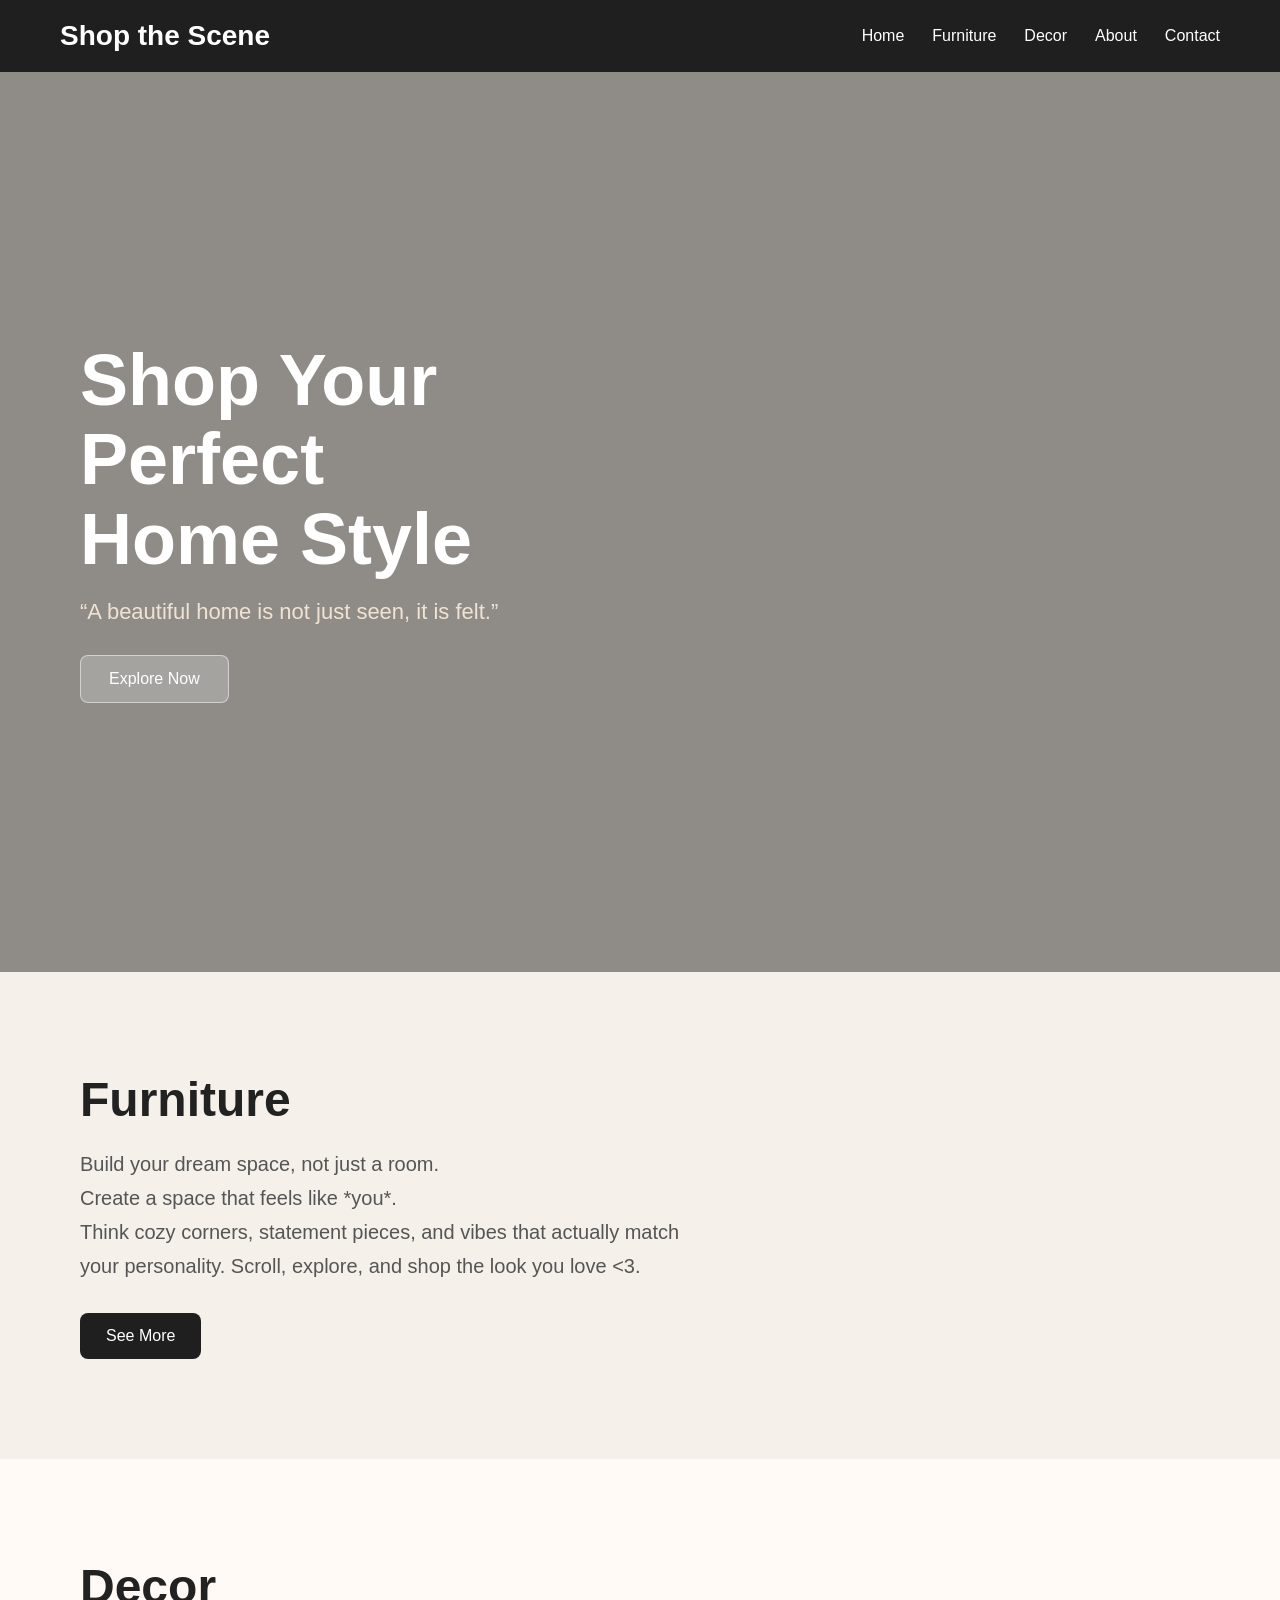
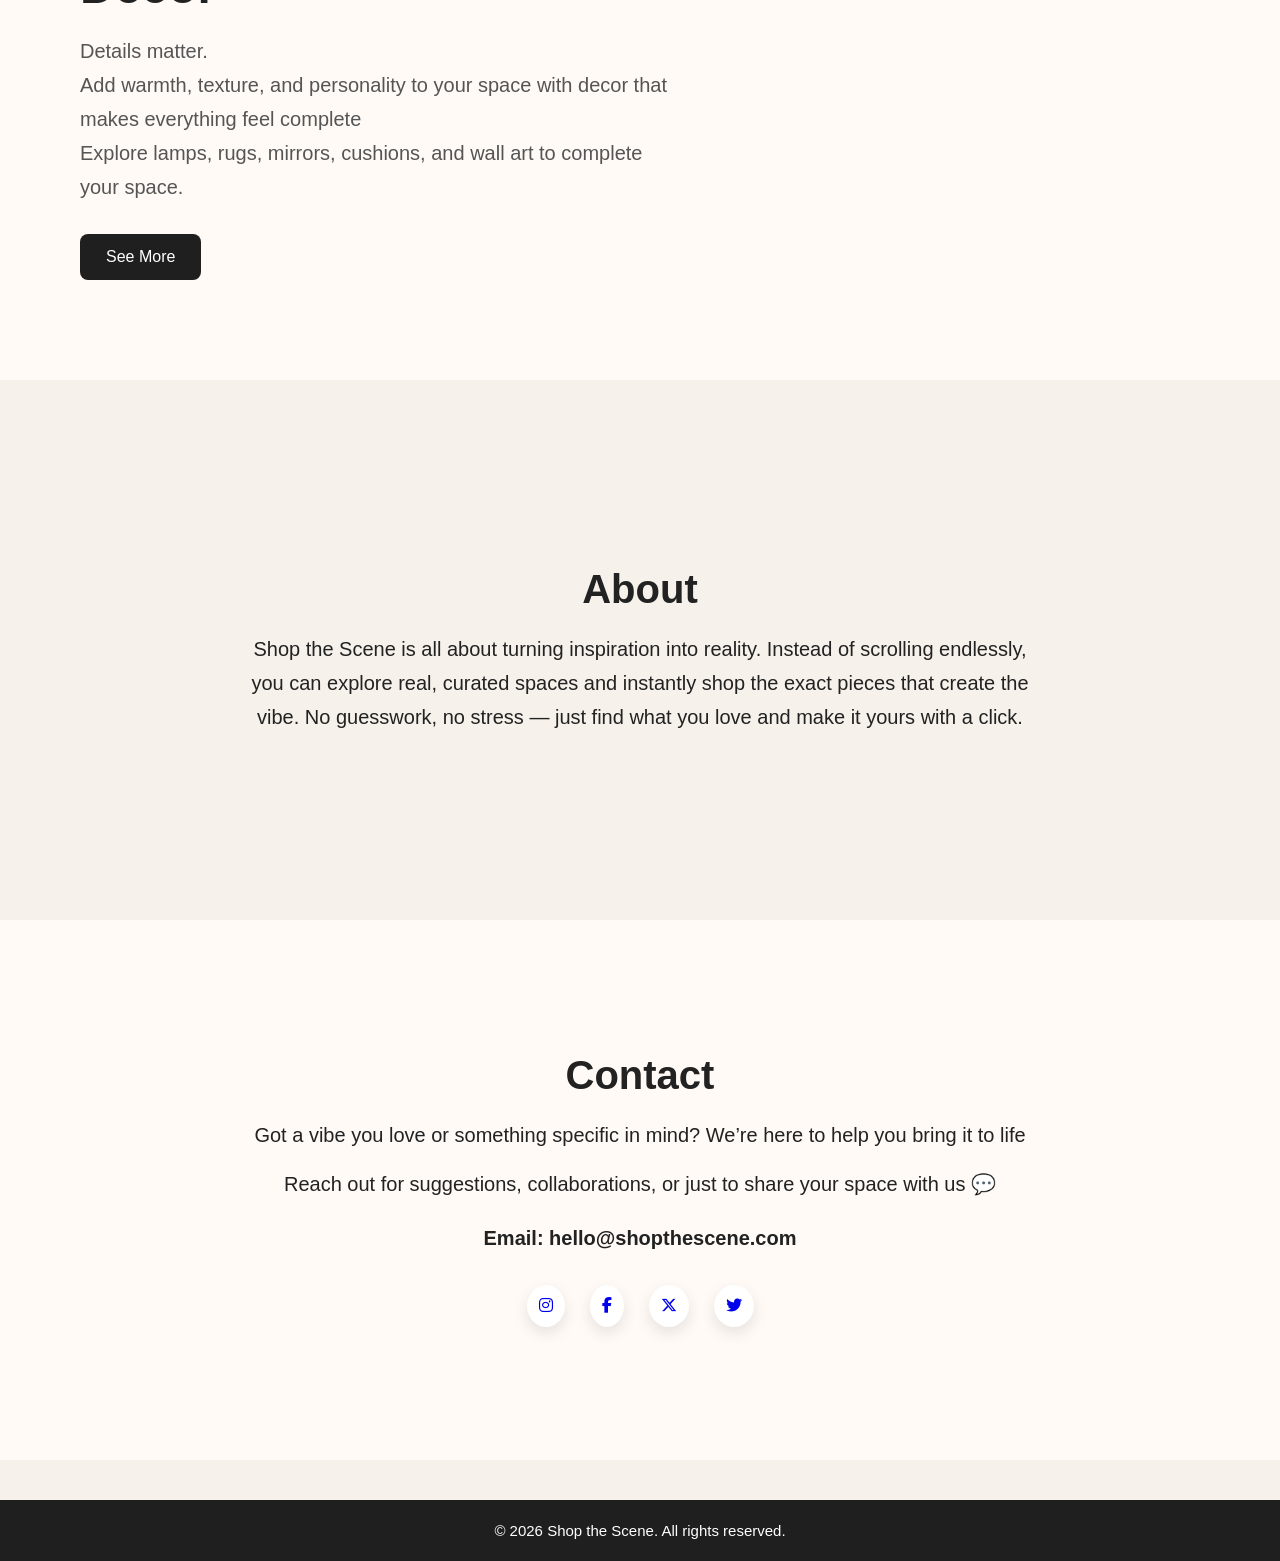
<file: index.html>
<!DOCTYPE html>
<html lang="en">
<head>
  <meta charset="UTF-8" />
  <meta name="viewport" content="width=device-width, initial-scale=1.0" />
  <title>Shop the Scene</title>
  <link rel="stylesheet" href="style.css" />
  <link rel="stylesheet" href="https://cdnjs.cloudflare.com/ajax/libs/font-awesome/6.5.0/css/all.min.css">
</head>
<body>

  <!-- Header -->
  <header>
    <div class="logo">Shop the Scene</div>

    <nav>
      <a href="#home">Home</a>
      <a href="furniture.html">Furniture</a>
      <a href="decors.html">Decor</a>
      <a href="#about">About</a>
      <a href="#contact">Contact</a>
    </nav>
  </header>

  <!-- Home Section -->
  <section id="home" class="hero">
    <div class="overlay"></div>
    <div class="hero-content">
      <h1>Shop Your Perfect <br> Home Style</h1>
      <p class="quote">
        “A beautiful home is not just seen, it is felt.”
      </p>
      <a href="#furniture" class="hero-btn">Explore Now</a>
    </div>
  </section>

  <!-- Furniture Section -->
  <section id="furniture" class="furniture-section">
  <div class="furniture-content">
    <h2>Furniture</h2>

    <p>
      Build your dream space, not just a room.<br> 
      Create a space that feels like *you*. <br> 
       Think cozy corners, statement pieces, and vibes that actually match your personality.  
       Scroll, explore, and shop the look you love <3.
    </p>

    <a href="furniture.html" class="see-more-btn">See More</a>
  </div>
</section>

  <!-- Decors Section -->
  <section id="decors" class="decor-section">
  <div class="furniture-content">
    <h2>Decor</h2>

    <p>
      Details matter.<br>
      Add warmth, texture, and personality to your space with decor that makes everything feel complete<br>
      Explore lamps, rugs, mirrors, cushions, and wall art to complete your space.
    </p>

    <a href="decors.html" class="see-more-btn">See More</a>
  </div>
</section>

  <!-- About Section -->
  <section id="about" class="section">
    <h2>About</h2>
    <p>
     Shop the Scene is all about turning inspiration into reality.  
     Instead of scrolling endlessly, you can explore real, curated spaces and instantly shop the exact pieces that create the vibe.  
     No guesswork, no stress — just find what you love and make it yours with a click.
    </p>
  </section>

  <!-- Contact Section -->
  <section id="contact" class="section light">
  <h2>Contact</h2>

  <p>
    Got a vibe you love or something specific in mind?  
    We’re here to help you bring it to life  
  </p>

  <p style="margin-top: 15px;">
    Reach out for suggestions, collaborations, or just to share your space with us 💬
  </p>

  <p style="margin-top: 20px; font-weight: bold;">
    Email: hello@shopthescene.com
  </p>

  <!-- SOCIAL ICONS -->
  <div class="social-icons">
    <a href="https://instagram.com" target="_blank"><i class="fab fa-instagram"></i></a>
    <a href="https://facebook.com" target="_blank"><i class="fab fa-facebook-f"></i></a>
    <a href="https://twitter.com" target="_blank"><i class="fab fa-x-twitter"></i></a>
    <a href="https://twitter.com" target="_blank"><i class="fab fa-twitter"></i></a>
  </div>
</section>

  <!-- Footer -->
  <footer>
    <p>© 2026 Shop the Scene. All rights reserved.</p>
  </footer>

</body>
</html>
</file>
<file: style.css>
* {
  margin: 0;
  padding: 0;
  box-sizing: border-box;
}


html {
  scroll-behavior: smooth;
}
.social-icons {
  margin-top: 30px;
  display: flex;
  justify-content: center;
  gap: 25px;
}

.social-icons a {
  background: white;
  padding: 12px;
  border-radius: 50%;
  box-shadow: 0 6px 15px rgba(0, 0, 0, 0.1);
}


.social-icons a:hover {
  color: #d7b48c;
  transform: translateY(-3px);
}

body {
  font-family: Arial, sans-serif;
  background: #f6f1ea;
  color: #222;
}

/* HEADER */
header,
.main-header {
  width: 100%;
  padding: 20px 60px;
  display: flex;
  justify-content: space-between;
  align-items: center;
  background: #1f1f1f;
  z-index: 1000;
}

.logo {
  color: white;
  font-size: 28px;
  font-weight: bold;
}

nav,
.nav-links {
  display: flex;
  gap: 28px;
  flex-wrap: wrap;
}

nav a,
.nav-links a {
  color: white;
  text-decoration: none;
  font-size: 16px;
  transition: 0.3s;
}

nav a:hover,
.nav-links a:hover {
  color: #d7b48c;
}

/* HERO SECTION */
.hero {
  height: 100vh;
  background: url("https://i.pinimg.com/1200x/0a/89/d0/0a89d09be4c4818d2dae8f8d7e35e930.jpg") center/cover no-repeat;
  position: relative;
  display: flex;
  align-items: center;
  padding: 0 80px;
}

.overlay {
  position: absolute;
  inset: 0;
  background: rgba(0, 0, 0, 0.42);
}

.hero-content {
  position: relative;
  z-index: 2;
  color: white;
  max-width: 600px;
}

.small-text {
  font-size: 24px;
  margin-bottom: 12px;
}

.hero-content h1 {
  font-size: 72px;
  line-height: 1.1;
  margin-bottom: 20px;
}

.quote {
  font-size: 22px;
  margin-bottom: 30px;
  color: #f1e3d3;
}

.hero-btn {
  display: inline-block;
  padding: 14px 28px;
  background: rgba(255, 255, 255, 0.2);
  color: white;
  text-decoration: none;
  border-radius: 8px;
  border: 1px solid rgba(255, 255, 255, 0.5);
  transition: 0.3s;
}

.hero-btn:hover {
  background: #f3c98b;
  color: #222;
}

/* HOME SECTIONS */
.section {
  padding: 100px 60px;
  text-align: center;
  min-height: 60vh;
  display: flex;
  flex-direction: column;
  justify-content: center;
}

.section h2 {
  font-size: 40px;
  margin-bottom: 20px;
}

.section p {
  font-size: 20px;
  max-width: 800px;
  margin: 0 auto;
  line-height: 1.7;
}

.light {
  background: #fffaf5;
}

.furniture-section,
.decor-section {
  padding: 100px 80px;
  background: #f5f1ea;
}

.decor-section {
  background: #fffaf5;
}

.furniture-content {
  max-width: 600px;
}

.furniture-content h2 {
  font-size: 48px;
  margin-bottom: 20px;
  text-align: left;
}

.furniture-content p {
  font-size: 20px;
  color: #555;
  line-height: 1.7;
  margin-bottom: 30px;
  text-align: left;
}

.see-more-btn {
  display: inline-block;
  padding: 14px 26px;
  background: #1f1f1f;
  color: white;
  text-decoration: none;
  border-radius: 8px;
  font-size: 16px;
  transition: 0.3s;
}

.see-more-btn:hover {
  background: #5a4030;
}

/* PAGE INTRO */
.page-intro {
  padding: 60px 70px 20px;
}

.intro-text {
  max-width: 700px;
}

.intro-text h1 {
  font-size: 54px;
  margin-bottom: 18px;
}

.intro-text p {
  font-size: 22px;
  line-height: 1.7;
  color: #555;
}

/* GALLERY PAGE */
.gallery-section {
  padding: 20px 60px 80px;
}

.masonry-grid {
  column-count: 3;
  column-gap: 24px;
}

.masonry-item {
  display: inline-block;
  width: 100%;
  margin-bottom: 24px;
  text-decoration: none;
  background: transparent;
  box-shadow: none;
  border-radius: 20px;
  overflow: hidden;
  break-inside: avoid;
  -webkit-column-break-inside: avoid;
  page-break-inside: avoid;
  transition: transform 0.25s ease;
}

.masonry-item:hover {
  transform: translateY(-5px);
}

.masonry-item img {
  width: 100%;
  height: auto;
  display: block;
  border-radius: 20px;
  object-fit: contain;
}

/* HIDE NAMES UNDER/ON IMAGES */
.masonry-info,
.image-overlay,
.masonry-item h3 {
  display: none;
}

/* DETAIL PAGE */
.detail-page {
  padding: 20px 40px 40px;
}

.detail-layout {
  display: flex;
  align-items: flex-start;
  justify-content: space-between;
  gap: 24px;
  flex-wrap: nowrap;
}

.detail-image-box {
  position: relative;
  width: 72%;
}

.detail-image-box img {
  width: 100%;
  height: auto;
  object-fit: cover;
  display: block;
  border-radius: 22px;
}

.detail-info-panel {
  width: 28%;
  display: flex;
  flex-direction: column;
  gap: 24px;
}

.hotspot {
  position: absolute;
  width: 30px;
  height: 30px;
  border: none;
  border-radius: 50%;
  background: white;
  color: black;
  font-size: 28px;
  font-weight: bold;
  cursor: pointer;
  box-shadow: 0 5px 16px rgba(0, 0, 0, 0.25);
  transition: 0.3s;
}

.hotspot:hover {
  transform: scale(1.08);
  background: #f3e4d4;
}

#productInfo,
.whole-look-box {
  background: white;
  border-radius: 20px;
  padding: 26px;
  box-shadow: 0 8px 22px rgba(0, 0, 0, 0.08);
}

#productInfo h2,
.whole-look-box h3 {
  font-size: 30px;
  margin-bottom: 14px;
}

#productInfo p,
.whole-look-box p {
  font-size: 17px;
  line-height: 1.7;
  color: #555;
  margin-bottom: 18px;
}

.single-price {
  font-size: 22px;
  font-weight: bold;
  margin-bottom: 18px;
  color: #1d7c35;
}

.action-buttons {
  display: flex;
  gap: 12px;
  flex-wrap: wrap;
}

.buy-btn,
.cart-btn,
.whole-look-btn {
  border: none;
  border-radius: 10px;
  padding: 12px 18px;
  font-size: 16px;
  cursor: pointer;
}

.buy-btn {
  background: #1f1f1f;
  color: white;
}

.cart-btn {
  background: #d7b48c;
  color: #222;
}

.whole-look-btn {
  background: #5a4030;
  color: white;
}

.whole-look-result {
  margin-top: 18px;
  font-size: 17px;
  line-height: 1.8;
  color: #222;
}

/* FOOTER */
footer,
.main-footer {
  background: #1f1f1f;
  color: white;
  text-align: center;
  padding: 22px;
  font-size: 15px;
  margin-top: 40px;
}

/* HIDE HOTSPOTS BY DEFAULT */
.room-bedroom,
.room-living,
.room-study {
  display: none;
}

/* RESPONSIVE */
@media (max-width: 992px) {
  header,
  .main-header {
    padding: 18px 25px;
    flex-direction: column;
    gap: 14px;
  }

  nav,
  .nav-links {
    justify-content: center;
    gap: 18px;
  }

  .hero {
    padding: 0 30px;
  }

  .hero-content h1 {
    font-size: 48px;
  }

  .small-text {
    font-size: 20px;
  }

  .quote {
    font-size: 18px;
  }

  .section,
  .furniture-section,
  .decor-section,
  .page-intro,
  .gallery-section,
  .detail-page {
    padding-left: 20px;
    padding-right: 20px;
  }

  .section h2,
  .furniture-content h2,
  .intro-text h1 {
    font-size: 42px;
  }

  .section p,
  .furniture-content p,
  .intro-text p {
    font-size: 18px;
  }

  .masonry-grid {
    column-count: 2;
  }

  .detail-layout {
    flex-direction: column;
    gap: 20px;
  }

  .detail-image-box,
  .detail-info-panel {
    width: 100%;
  }

  .detail-image-box img {
    height: auto;
    max-height: none;
  }
}

@media (max-width: 600px) {
  .masonry-grid {
    column-count: 1;
  }

  .hotspot {
    width: 42px;
    height: 42px;
    font-size: 24px;
  }

  #productInfo h2,
  .whole-look-box h3 {
    font-size: 26px;
  }
}

.room-description-box {
  background: white;
  border-radius: 20px;
  padding: 26px;
  box-shadow: 0 8px 22px rgba(0, 0, 0, 0.08);
}

.room-description-box h3 {
  font-size: 30px;
  margin-bottom: 14px;
}

.room-description-box p {
  font-size: 17px;
  line-height: 1.8;
  color: #555;
}
.room-description-box {
  background: white;
  border-radius: 20px;
  padding: 26px;
  box-shadow: 0 8px 22px rgba(0, 0, 0, 0.08);
}

.room-description-box h3 {
  font-size: 30px;
  margin-bottom: 14px;
}

.room-description-box p {
  font-size: 17px;
  line-height: 1.8;
  color: #555;
}

.room-zmirror,
.room-livingroom,
.room-grid,
.room-wallart,
.room-rugstyle,
.room-cozydecor {
  display: none;
}
</file>
